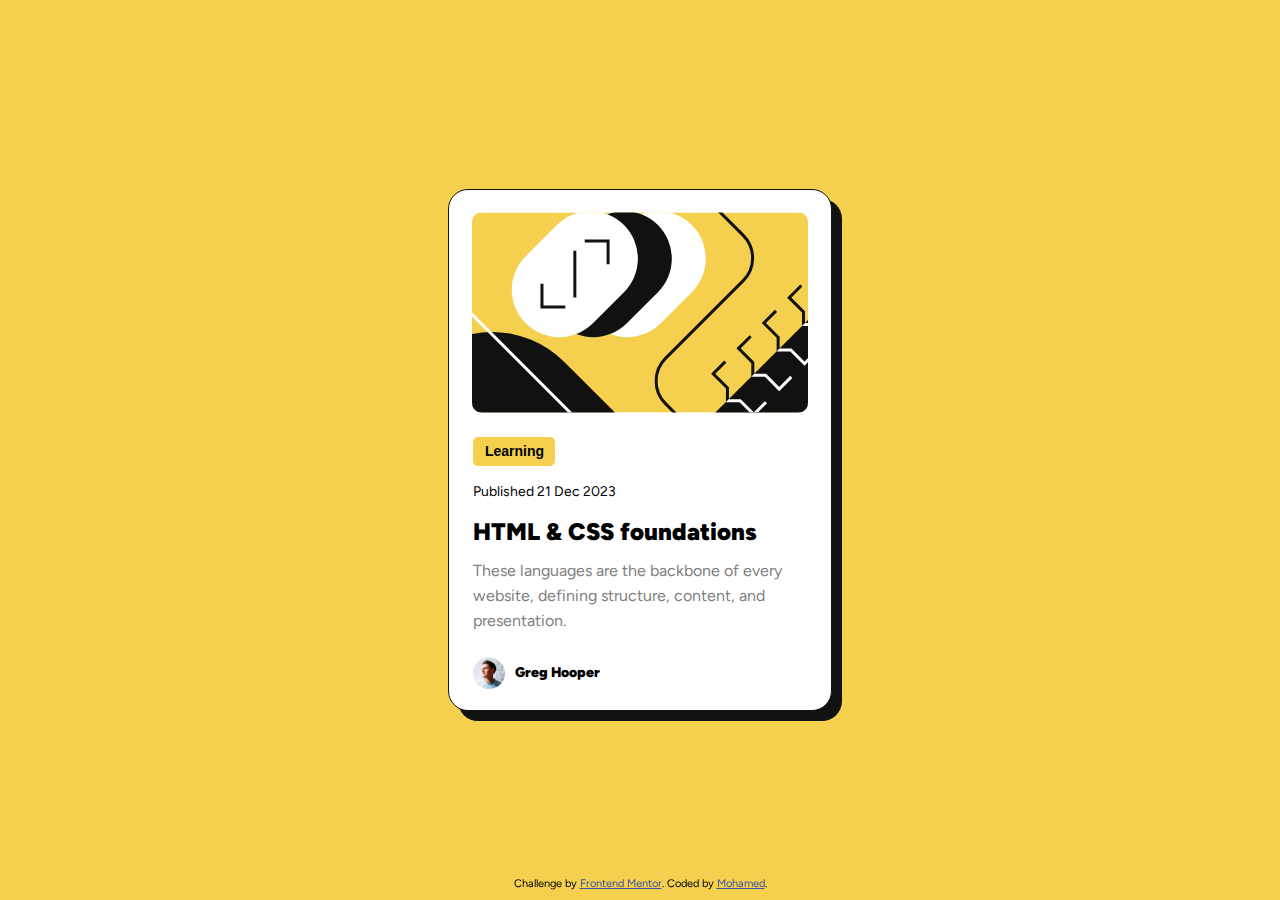
<file: blog-preview-card-main/index.html>
<!DOCTYPE html>
<html lang="en">
  <head>
    <meta charset="UTF-8" />
    <meta name="viewport" content="width=device-width, initial-scale=1.0" />
    <!-- displays site properly based on user's device -->

    <link
      rel="icon"
      type="image/png"
      sizes="32x32"
      href="./assets/images/favicon-32x32.png"
    />

    <title>Frontend Mentor | Blog preview card</title>
    <link rel="stylesheet" href="style.css" />
  </head>
  <body>
    <main>
      <div class="card">
        <img src="assets/images/illustration-article.svg" alt="" class="svg" />
        <div class="card_body">
          <button class="btn">Learning</button>
          <span>Published 21 Dec 2023</span>
          <h2>HTML & CSS foundations</h2>
          <p>
            These languages are the backbone of every website, defining
            structure, content, and presentation.
          </p>
        </div>
        <div class="card_footer">
          <img src="assets/images/image-avatar.webp" alt="avatar" />
          <span> Greg Hooper </span>
        </div>
      </div>
    </main>
    <footer>
      <div class="attribution">
        Challenge by
        <a href="https://www.frontendmentor.io?ref=challenge" target="_blank"
          >Frontend Mentor</a
        >. Coded by <a href="#">Mohamed</a>.
      </div>
    </footer>
  </body>
</html>
</file>
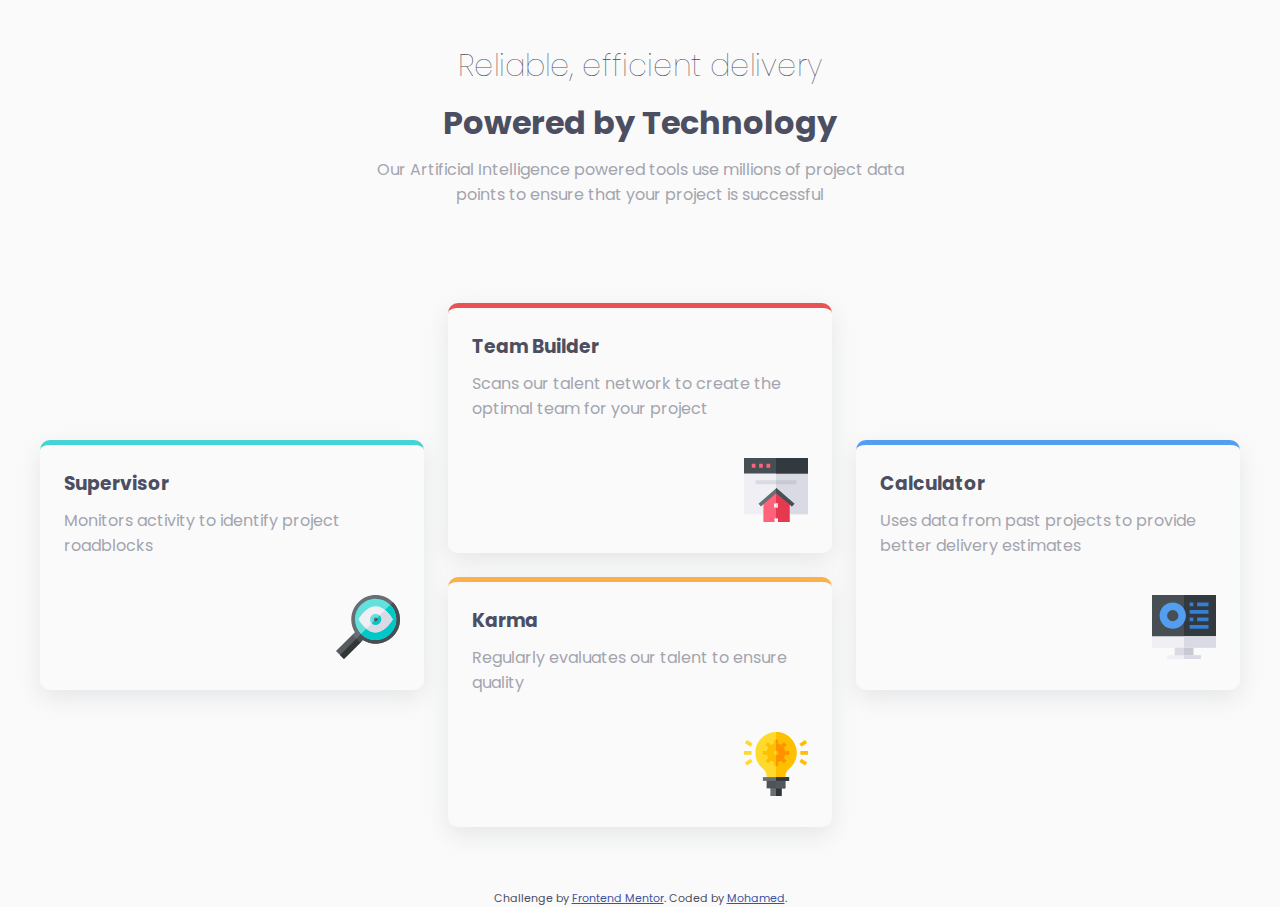
<file: four-card-feature-section-master/index.html>
<!DOCTYPE html>
<html lang="en">
  <head>
    <meta charset="UTF-8" />
    <meta name="viewport" content="width=device-width, initial-scale=1.0" />
    <!-- displays site properly based on user's device -->

    <link
      rel="icon"
      type="image/png"
      sizes="32x32"
      href="./images/favicon-32x32.png"
    />

    <title>Frontend Mentor | Four card feature section</title>
    <link rel="stylesheet" href="style.css" />
  </head>
  <body>
    <header>
      <div class="container header">
        <h2>Reliable, efficient delivery</h2>
        <h1>Powered by Technology</h1>
        <p>
          Our Artificial Intelligence powered tools use millions of project data
          points to ensure that your project is successful
        </p>
      </div>
    </header>
    <main>
      <div class="container">
        <div class="wrapper">
          <div class="card-column cln1">
            <div class="card card-1">
              <div class="card-header">
                <h3>Supervisor</h3>
                <span> Monitors activity to identify project roadblocks </span>
              </div>
              <div class="image">
                <img src="images/icon-supervisor.svg" alt="supervisor" />
              </div>
            </div>
          </div>
          <div class="card-column cln2">
            <div class="card card-2">
              <div class="card-header">
                <h3>Team Builder</h3>
                <span>
                  Scans our talent network to create the optimal team for your
                  project
                </span>
              </div>
              <div class="image">
                <img src="images/icon-team-builder.svg" alt="team-builder" />
              </div>
            </div>
            <div class="card card-3">
              <div class="card-header">
                <h3>Karma</h3>
                <span>Regularly evaluates our talent to ensure quality </span>
              </div>
              <div class="image">
                <img src="images/icon-karma.svg" alt="karma" />
              </div>
            </div>
          </div>
          <div class="card-column cln3">
            <div class="card card-4">
              <div class="card-header">
                <h3>Calculator</h3>
                <span>
                  Uses data from past projects to provide better delivery
                  estimates
                </span>
              </div>
              <div class="image">
                <img src="images/icon-calculator.svg" alt="calculator" />
              </div>
            </div>
          </div>
        </div>
      </div>
    </main>

    <footer>
      <p class="attribution">
        Challenge by
        <a href="https://www.frontendmentor.io?ref=challenge" target="_blank"
          >Frontend Mentor</a
        >. Coded by <a href="#">Mohamed</a>.
      </p>
    </footer>
  </body>
</html>
</file>
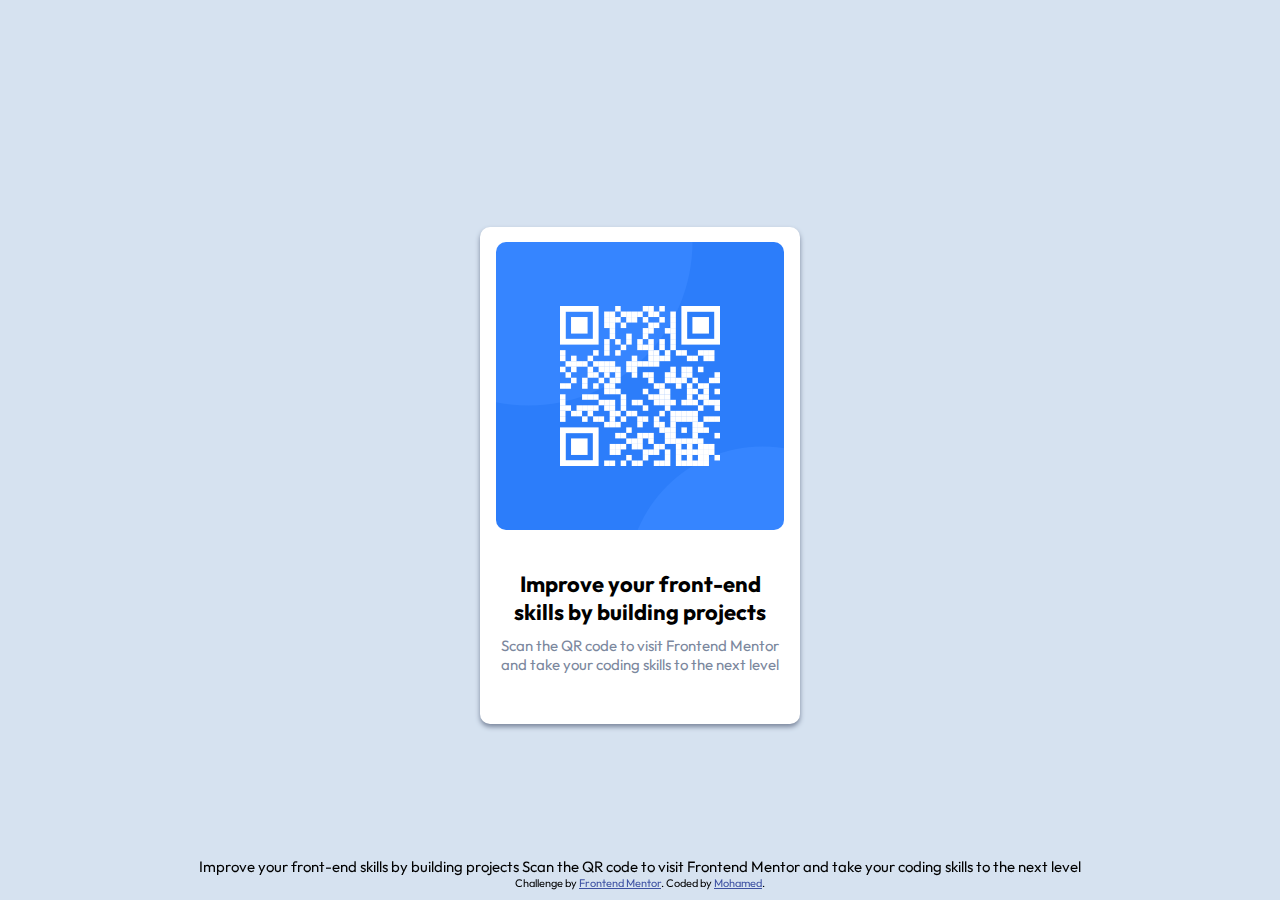
<file: qr-code-component-main/index.html>
<!DOCTYPE html>
<html lang="en">
  <head>
    <meta charset="UTF-8" />
    <meta name="viewport" content="width=device-width, initial-scale=1.0" />
    <!-- displays site properly based on user's device -->

    <link
      rel="icon"
      type="image/png"
      sizes="32x32"
      href="./images/favicon-32x32.png"
    />

    <title>Frontend Mentor | QR code component</title>

    <link rel="stylesheet" href="style.css" />
  </head>
  <body>
    <div class="main">
      <div class="qr-codes">
        <div class="box_image">
          <img src="images/image-qr-code.png" alt="qr-codes" />
        </div>
        <div class="text">
          <h2>Improve your front-end skills by building projects</h2>
          <span
            >Scan the QR code to visit Frontend Mentor and take your coding
            skills to the next level</span
          >
        </div>
      </div>
    </div>
    <footer>
      Improve your front-end skills by building projects Scan the QR code to
      visit Frontend Mentor and take your coding skills to the next level

      <div class="attribution">
        Challenge by
        <a href="https://www.frontendmentor.io?ref=challenge" target="_blank"
          >Frontend Mentor</a
        >. Coded by <a href="#">Mohamed</a>.
      </div>
    </footer>
  </body>
</html>
</file>
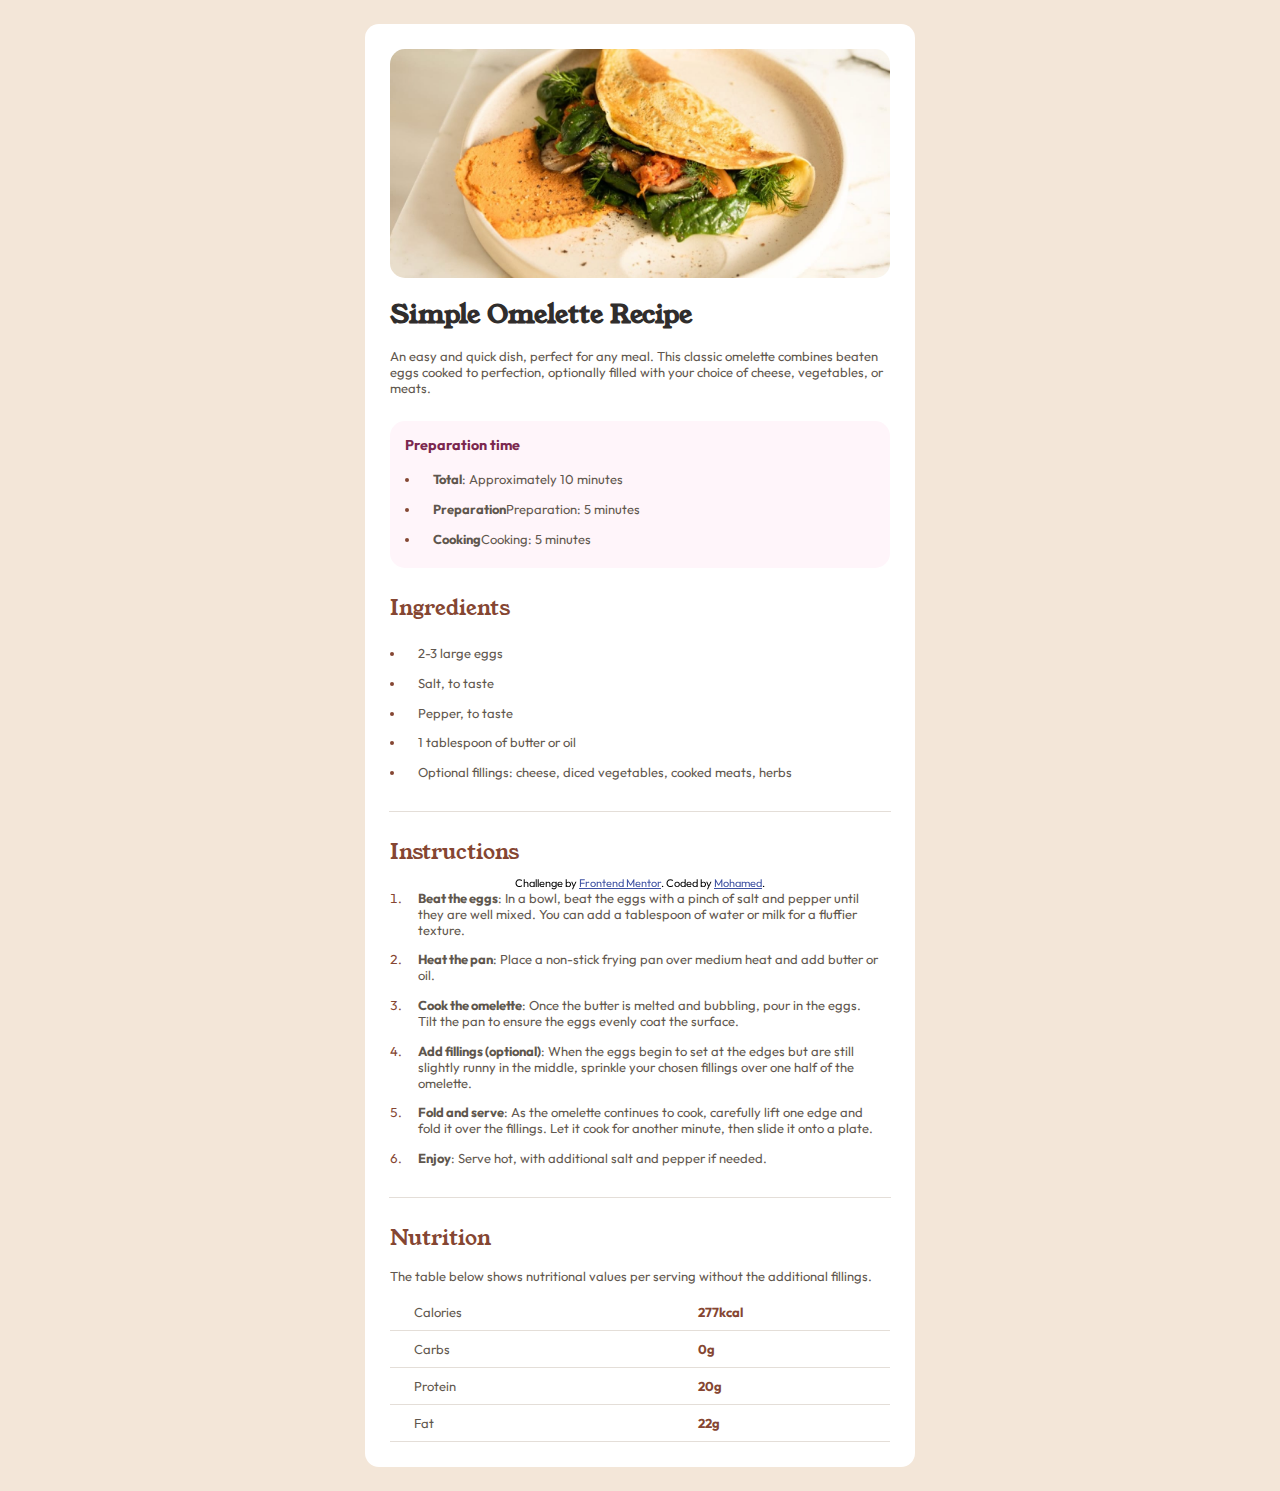
<file: recipe-page-main/index.html>
<!DOCTYPE html>
<html lang="en">
  <head>
    <meta charset="UTF-8" />
    <meta name="viewport" content="width=device-width, initial-scale=1.0" />
    <!-- displays site properly based on user's device -->

    <link
      rel="icon"
      type="image/png"
      sizes="32x32"
      href="./assets/images/favicon-32x32.png"
    />

    <title>Frontend Mentor | Recipe page</title>
    <link rel="stylesheet" href="style.css" />
  </head>
  <body>
    <main>
      <header>
        <img src="assets/images/image-omelette.jpeg" alt="" />
        <div class="header_text">
          <h1>Simple Omelette Recipe</h1>
          <p>
            An easy and quick dish, perfect for any meal. This classic omelette
            combines beaten eggs cooked to perfection, optionally filled with
            your choice of cheese, vegetables, or meats.
          </p>
        </div>
      </header>
      <section class="preparation">
        <h4>Preparation time</h4>
        <ul>
          <li><b>Total</b>: Approximately 10 minutes</li>
          <li><b>Preparation</b>Preparation: 5 minutes</li>
          <li><b>Cooking</b>Cooking: 5 minutes</li>
        </ul>
      </section>
      <section class="ingredients">
        <h3>Ingredients</h3>
        <ul>
          <li>2-3 large eggs</li>
          <li>Salt, to taste</li>
          <li>Pepper, to taste</li>
          <li>1 tablespoon of butter or oil</li>
          <li>
            Optional fillings: cheese, diced vegetables, cooked meats, herbs
          </li>
        </ul>
      </section>
      <hr />
      <section class="instructions">
        <h3>Instructions</h3>
        <ol>
          <li>
            <b>Beat the eggs</b>: In a bowl, beat the eggs with a pinch of salt
            and pepper until they are well mixed. You can add a tablespoon of
            water or milk for a fluffier texture.
          </li>
          <li>
            <b>Heat the pan</b>: Place a non-stick frying pan over medium heat
            and add butter or oil.
          </li>
          <li>
            <b> Cook the omelette</b>: Once the butter is melted and bubbling,
            pour in the eggs. Tilt the pan to ensure the eggs evenly coat the
            surface.
          </li>
          <li>
            <b> Add fillings (optional)</b>: When the eggs begin to set at the
            edges but are still slightly runny in the middle, sprinkle your
            chosen fillings over one half of the omelette.
          </li>
          <li>
            <b> Fold and serve</b>: As the omelette continues to cook, carefully
            lift one edge and fold it over the fillings. Let it cook for another
            minute, then slide it onto a plate.
          </li>
          <li>
            <b>Enjoy</b>: Serve hot, with additional salt and pepper if needed.
          </li>
        </ol>
      </section>
      <hr />
      <section class="nutrition">
        <h3>Nutrition</h3>
        <p>
          The table below shows nutritional values per serving without the
          additional fillings.
        </p>
        <table>
          <tbody>
            <tr class="tr">
              <td>Calories</td>
              <td>277kcal</td>
            </tr>
            <tr>
              <td>Carbs</td>
              <td>0g</td>
            </tr>
            <tr>
              <td>Protein</td>
              <td>20g</td>
            </tr>
            <tr>
              <td>Fat</td>
              <td>22g</td>
            </tr>
          </tbody>
        </table>
      </section>
    </main>
    <footer>
      <div class="attribution">
        Challenge by
        <a href="https://www.frontendmentor.io?ref=challenge" target="_blank"
          >Frontend Mentor</a
        >. Coded by <a href="#">Mohamed</a>.
      </div>
    </footer>
  </body>
</html>
</file>
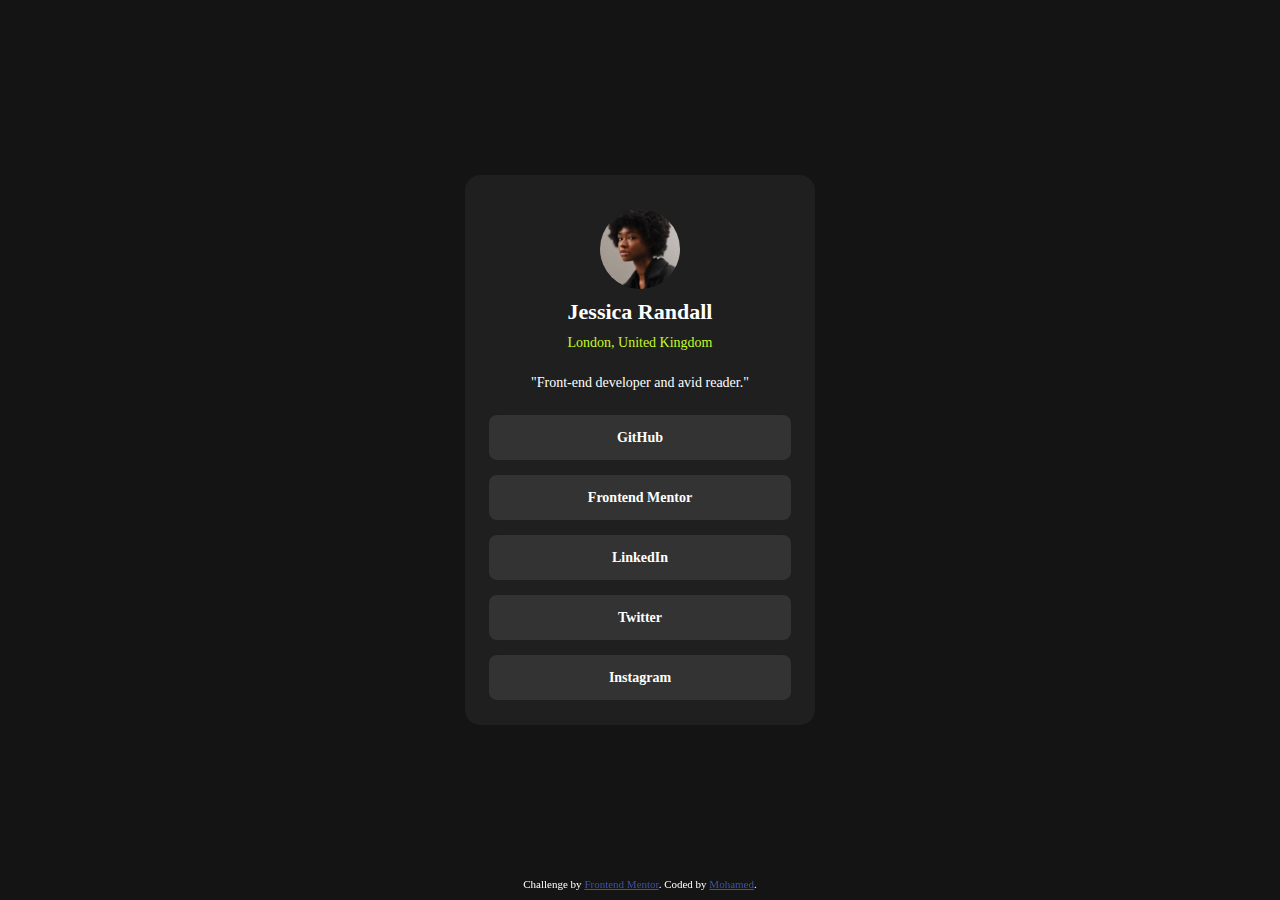
<file: social-links-profile-main/index.html>
<!DOCTYPE html>
<html lang="en">
  <head>
    <meta charset="UTF-8" />
    <meta name="viewport" content="width=device-width, initial-scale=1.0" />
    <!-- displays site properly based on user's device -->

    <link
      rel="icon"
      type="image/png"
      sizes="32x32"
      href="./assets/images/favicon-32x32.png"
    />

    <title>Frontend Mentor | Social links profile</title>
    <link rel="stylesheet" href="style.css" />
  </head>
  <body>
    <main>
      <div class="card">
        <div class="header_card">
          <img
            src="assets/images/avatar-jessica.jpeg"
            alt="avatar-jessica"
            class="avatar"
          />
          <h2 class="name">Jessica Randall</h2>
          <span class="city"> London, United Kingdom </span>
          <p>"Front-end developer and avid reader."</p>
        </div>
        <div class="body_card">
          <ul>
            <li>GitHub</li>
            <li>Frontend Mentor</li>
            <li>LinkedIn</li>
            <li>Twitter</li>
            <li>Instagram</li>
          </ul>
        </div>
      </div>
    </main>
    <footer>
      <div class="attribution">
        Challenge by
        <a href="https://www.frontendmentor.io?ref=challenge" target="_blank"
          >Frontend Mentor</a
        >. Coded by <a href="#">Mohamed</a>.
      </div>
    </footer>
  </body>
</html>
</file>
<file: blog-preview-card-main/style.css>
@import url('https://fonts.googleapis.com/css2?family=Figtree:ital,wght@0,300..900;1,300..900&display=swap');

* {
    margin: 0;
    padding: 0;
    box-sizing: border-box;
}

body {
    background-color: hsl(47, 88%, 63%);
    font-size: 14px;
    font-family: "Figtree", sans-serif;
}

main {
    height: 100vh;
    width: 100%;
    display: flex;
    justify-content: center;
    align-items: center;
    /* border: 1px dashed red; */
}


.card {
    background-color: hsl(0, 0%, 100%);
    height: 522px;
    width: 384px;
    border-radius: 20px;
    display: flex;
    flex-direction: column;
    justify-content: center;
    align-items: center;
    border: hsl(0, 0%, 7%) 1px solid;
    box-shadow: 10px 10px 0px hsl(0, 0%, 7%);
    padding: 24px;
}

.svg {
    border-radius: 10px;
    /* border: 1px dashed darkmagenta; */
}

.card_body{
    width: 100%;
    display: flex;
    flex-direction: column;
    justify-content: center;
    margin: 24px auto;
}

.btn {
    background-color: hsl(47, 88%, 63%);
    border: none;
    padding: 4px 12px;
    border-radius: 5px;
    width: 82px;
    height: 29px;
    font-weight: bold;
    font-size: 14px;
    margin-bottom: 12px;
}

.card_body > span {
    padding: 5px 0;
    margin-bottom: 12px;
}

.card_body > h2 {
    font-size: 24px;
    font-weight: 900;
    margin-bottom: 12px;
}

.card_body > p {
    color: hsl(0, 0%, 50%);
    font-size: 16px;
    line-height: 25px;
}

.card_footer {
    height: 100%;
    width: 100%;
    font-size: 14px;
    font-weight: 900;
    display: flex;
    justify-content: start;
    align-items: flex-end;
}

.card_footer > img {
    height: 32px;
    width: 32px;
    margin-right: 10px;    
}


.card_footer > span {
    height: 32px;
    display: flex;    
    align-items: center;
}

footer {
    position: fixed;
    bottom: 0;
    text-align: center;
    width: 100%;
    padding: 10px 5px;
}
.attribution {
    font-size: 11px;
    text-align: center;
  }
  .attribution a {
    color: hsl(228, 45%, 44%);
  }
</file>
<file: four-card-feature-section-master/style.css>
@import url('https://fonts.googleapis.com/css2?family=Poppins:ital,wght@0,200;0,400;0,600;1,200;1,400;1,600&display=swap');

:root {
    --red: hsl(0, 78%, 62%);
    --cyan: hsl(180, 62%, 55%);
    --orange: hsl(34, 97%, 64%);
    --blue: hsl(212, 86%, 64%);
    --very_dark_blue: hsl(234, 12%, 34%);
    --grayish_blue: hsl(229, 6%, 66%);
    --very_light_gray: hsl(0, 0%, 98%);
}

*{
    margin: 0;
    padding: 0;
    box-sizing: border-box;
}

body {
    font-family: "Poppins", sans-serif;
    background-color: var(--very_light_gray);
    color: var(--very_dark_blue);
    width: 100vw;
    height: 100vh;
    display: grid;
    grid-template-columns: 1fr;
    grid-template-rows: 250px auto 20px;
    gap: 0;
}

header, main {
    width: 100%;
    height: 100%;
}


.header {
    width: 100%;
    height: 100%;
    padding: 24px;
    grid-row: 1;
    display: flex;
    flex-direction: column;
    justify-content: center;
    align-items: center;
    text-align: center;
}

.header > p {
    color: var(--grayish_blue);
    width: 90%;
}
h1{
    font-size: calc(1.2rem + 1vw);
    margin: 10px 0;
}

h2 {
    font-weight: 100;
    font-size: calc(1.1rem + 1vw);
}

main {
    width: 100%;
    margin: 0 auto;
    height: 100%;
    grid-row: 2;
    padding: 24px;
}

.container {
    width: 100%;
    height: 100%;
    margin: auto;
}

.wrapper {
    width: 100%;
    height: 100%;
    display: grid;
    grid-template-columns: 1fr;
    gap: 24px;
}

.card-column {
}

.card {
    height: 250px;
    width: calc(1vw 100px);
    border-radius: 10px;
    box-shadow: rgba(149, 157, 165, 0.2) 0px 8px 24px;
    padding: 24px;
    display: flex;
    flex-direction: column;
    justify-content: space-between;
}



.card-1 {
    border-top: 5px solid var(--cyan);
}
.card-2 {
    border-top: 5px solid var(--red);
    margin-bottom:24px ;
}
.card-3 {
    border-top: 5px solid var(--orange);
}
.card-4 {
    border-top: 5px solid var(--blue);
}

.card-header > span {
    color: var(--grayish_blue);
}

.card-header > h3 {
    padding-bottom: 10px;
}

.image {
    text-align: right;
}

footer {
    grid-row: 3;
    text-align: center;
    width: 100%;
    padding: 10px 5px;
}

.attribution { font-size: 11px; text-align: center; }
.attribution a { color: hsl(228, 45%, 44%); }


@media only screen and (min-width : 1224px){
    /* Styles pour cette Media Queries */
    .header > p {
        width: 50%
        ;
    }

    .container {
        width: 1200px;
        height: 100%;
        margin: auto;
    }
    .wrapper {
        grid-template-columns: repeat(3, 1fr );
    }

    .card-column {
        display: flex;
        flex-direction: column;
        justify-content: center;
        align-items: center;
    }

    .cln1 {
        grid-column: 1;
        
    }
    .cln2 {
        grid-column: 2;
        
    }
    .cln3{
        grid-column: 3;
    }
}
</file>
<file: qr-code-component-main/style.css>
@import url('https://fonts.googleapis.com/css2?family=Outfit:wght@100..900&display=swap');

* {
    margin: 0;
    padding: 0;
    box-sizing: border-box;
}

body {
    background-color: hsl(212, 45%, 89%);
    font-size: 15px;
    font-family: "Outfit", sans-serif;
}

.main {
    height: 100vh;
    width: 100%;
    display: flex;
    justify-content: center;
    align-items: center;
}

.qr-codes {
    background-color: hsl(0, 0%, 100%);
    width: 320px;
    height: 497px;
    margin-top: 50px;
    border-radius: 10px;
    box-shadow: 0px 3px 5px hsl(220, 15%, 55%);
    display: flex;
    flex-direction: column;
    justify-content: center;
    align-items: center;
    padding: 10px;
}

.box_image {
    /* border: 1px red dashed; */
    width: 100%;
    height: 100%;
    margin: auto;
    padding-top: 5px;
    display: flex;
    justify-content: center;
}

img {
    width: 288px;
    height: 288px;
    border-radius: 10px;
}

.text {
    /* border: green 1px solid; */
    display: flex;
    justify-content: center;
    align-items: center;
    flex-direction: column;
    text-align: center;
    padding: 10px;
    height: 100%;
    width: 100%;
}
h2 {
    font-size: 22px;
    margin-bottom: 10px;
}

span {
    color: hsl(220, 15%, 55%);
}

footer {
    position: fixed;
    bottom: 0;
    text-align: center;
    width: 100%;
    padding: 10px 5px;
}
.attribution {
    font-size: 11px;
    text-align: center;
  }
  .attribution a {
    color: hsl(228, 45%, 44%);
  }
</file>
<file: recipe-page-main/style.css>
@import url('https://fonts.googleapis.com/css2?family=Young+Serif&display=swap');
@import url('https://fonts.googleapis.com/css2?family=Outfit:wght@100..900&family=Young+Serif&display=swap');

:root {
    --Nutmeg : hsl(14, 45%, 36%);
    --Dark-Raspberry: hsl(332, 51%, 32%);
    --White: hsl(0, 0%, 100%);
    --Rose-White: hsl(330, 100%, 98%);
    --Eggshell: hsl(30, 54%, 90%);
    --Light-Grey: hsl(30, 18%, 87%);
    --Wenge-Brown: hsl(30, 10%, 34%);
    --Dark-Charcoal: hsl(24, 5%, 18%);
}

*{
    margin: 0;
    padding: 0;
    box-sizing: border-box;
}

body {
    background-color: var(--Eggshell);
    display: flex;
    flex-direction: column;
    justify-content: center;
    align-items: center;
    font-size: 13px ;
    font-family: "Outfit", sans-serif;
}

main {
    background-color: var(--White);
    width: 550px;
    margin: 24px auto;
    border-radius: 14px;
    color: var(--Wenge-Brown);
}

h1, h3{
    font-family: "Young Serif", serif;
}

h1 {
    /* border: 1px solid red; */
    margin: 15px auto;
    color: var(--Dark-Charcoal);
}

h3 {
    color:var(--Nutmeg);
    font-size: 1.3rem;
    margin-bottom: 15px;
    font-weight: 500;
}

h4 {
    color: var(--Dark-Raspberry);
    font-size: 1.1em;
    margin-bottom: 10px;
}

img {
    width: 100%;
    border-radius: 15px;
}

header, section {
    /* padding: 24px; */
    margin: 25px;
    /* border: 1px dashed salmon; */
}

ul, ol {
    padding-left: 15px;
}

li {
    padding: .6em .8em .45em 1em;
}

::marker {
    color: var(--Nutmeg);
    padding-right: 50px;
    font-weight: normal;
}

hr {
    border: 0;
    height: 1px;
    background: var(--Light-Grey);
    margin: 0 24px;
}

.preparation {
    background-color: var(--Rose-White);
    padding: 15px;
    /* width: 100%; */
    border-radius: 15px;
    /* border: 1px dashed red; */
}

table {
    width: 100%;
    margin: 10px 0;
    padding: 0;
    border-collapse: collapse;
}

tr {
    border-bottom: 1px solid var(--Light-Grey);
}

tr > td:first-child {
    padding-left: 24px;
}

tr > td:last-child {
   color: var(--Nutmeg);
   font-weight: bold;
}


td {
    padding: 10px 0px;
    margin: 0;
    white-space: nowrap;
    box-sizing: border-box;
    min-width: 50%;
}

footer {
    position: fixed;
    bottom: 0;
    text-align: center;
    width: 100%;
    padding: 10px 5px;
}

.attribution { font-size: 11px; text-align: center; }
.attribution a { color: hsl(228, 45%, 44%); }

@media screen and (max-width: 550px) {

    main {
        width: 100%;
        height: 100%;
        border-radius: 0;
        margin: 0;
    }

    header {
        margin: 0;
    }

    .header_text {
        margin: 0 24px;
        /* border: 1px solid red; */
    }

    img {
        margin: 0;
        padding: 0;
        height: 100%;
        width: 100%;
        height: 100%;
        /* border: 1px dashed red; */
        border-radius: 0;
    }
}
</file>
<file: social-links-profile-main/style.css>
* {
    margin: 0;
    padding: 0;
    box-sizing: border-box;
}

body {
    background-color: hsl(0, 0%, 8%);
    color: hsl(0, 0%, 100%);
    font-family: Inter;
    src: url(assets/fonts/static/Inter-Regular.ttf) ; 
    display: flex;
    flex-direction: column;
    justify-content: center;
    align-items: center;
    font-size: 14px;
}

main {
    display: flex;
    justify-content: center;
    align-items: center;
    width: 100%;
    height: 100vh;
}

.card {
    background-color: hsl(0, 0%, 12%);
    width: 350px;
    height: 550px;
    border-radius: 15px;
    padding: 24px;
}

.header_card {
    /* border: 1px dashed darkgoldenrod; */
    display: flex;
    flex-direction: column;
    justify-content: center;
    align-items: center;
    margin: 10px 0;
}

.avatar {
    border-radius: 100%;
    height: 80px;
    width: 80px;
}

.name {
    font-size: 22px;
    padding: 10px 0px;
}

.city {
    padding-bottom:24px;
    color: hsl(75, 94%, 57%);
}

ul{
    /* border: 1px solid red; */
    margin-top: 24px;
}

li {
    background-color: hsl(0, 0%, 20%);
    /* border: 1px solid darksalmon; */
    height: 45px;
    border-radius: 8px;
    margin: 15px auto;
    list-style: none;
    display: flex;
    justify-content: center;
    align-items: center;
    cursor: pointer;
    font-weight: 600;
}

li:hover {
    background-color: hsl(75, 94%, 57%);
    color: hsl(0, 0%, 20%);
}

footer {
    position: fixed;
    bottom: 0;
    text-align: center;
    width: 100%;
    padding: 10px 5px;
}

.attribution { font-size: 11px; text-align: center; }
.attribution a { color: hsl(228, 45%, 44%); }
</file>
